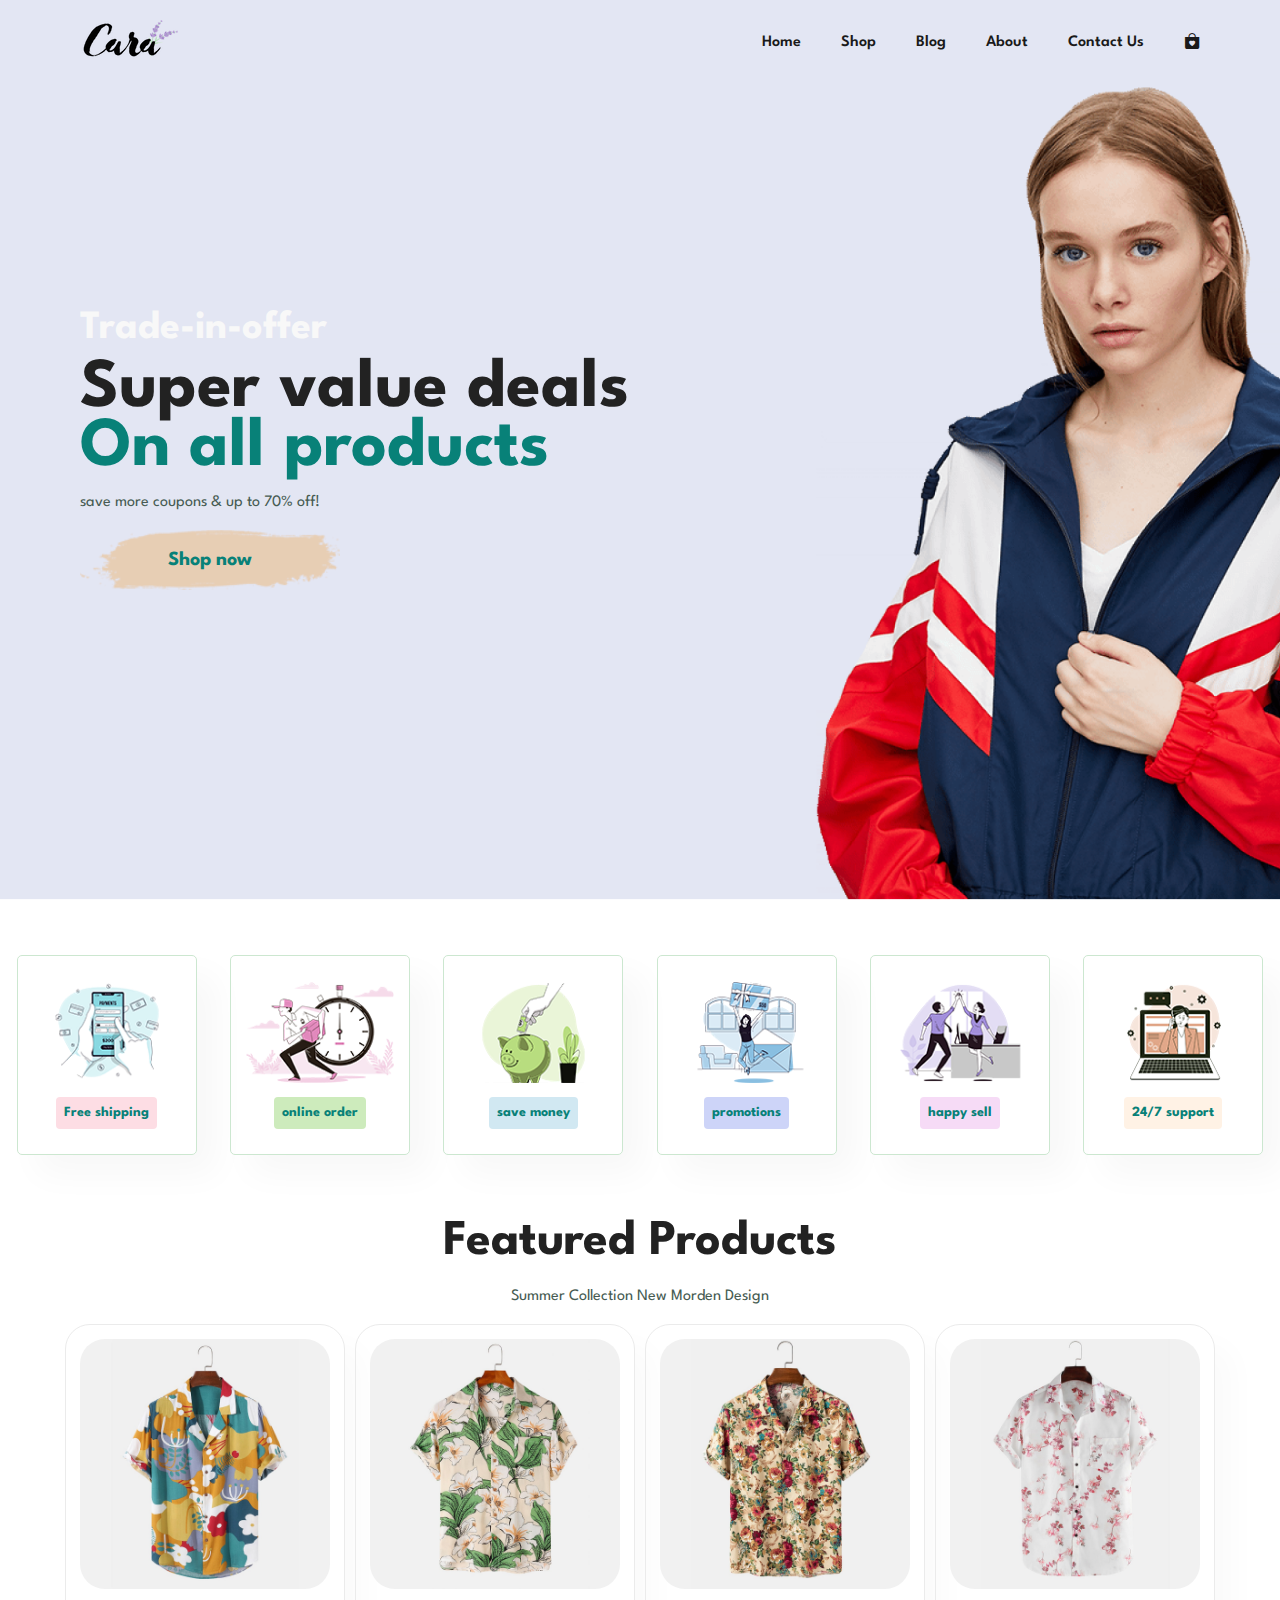
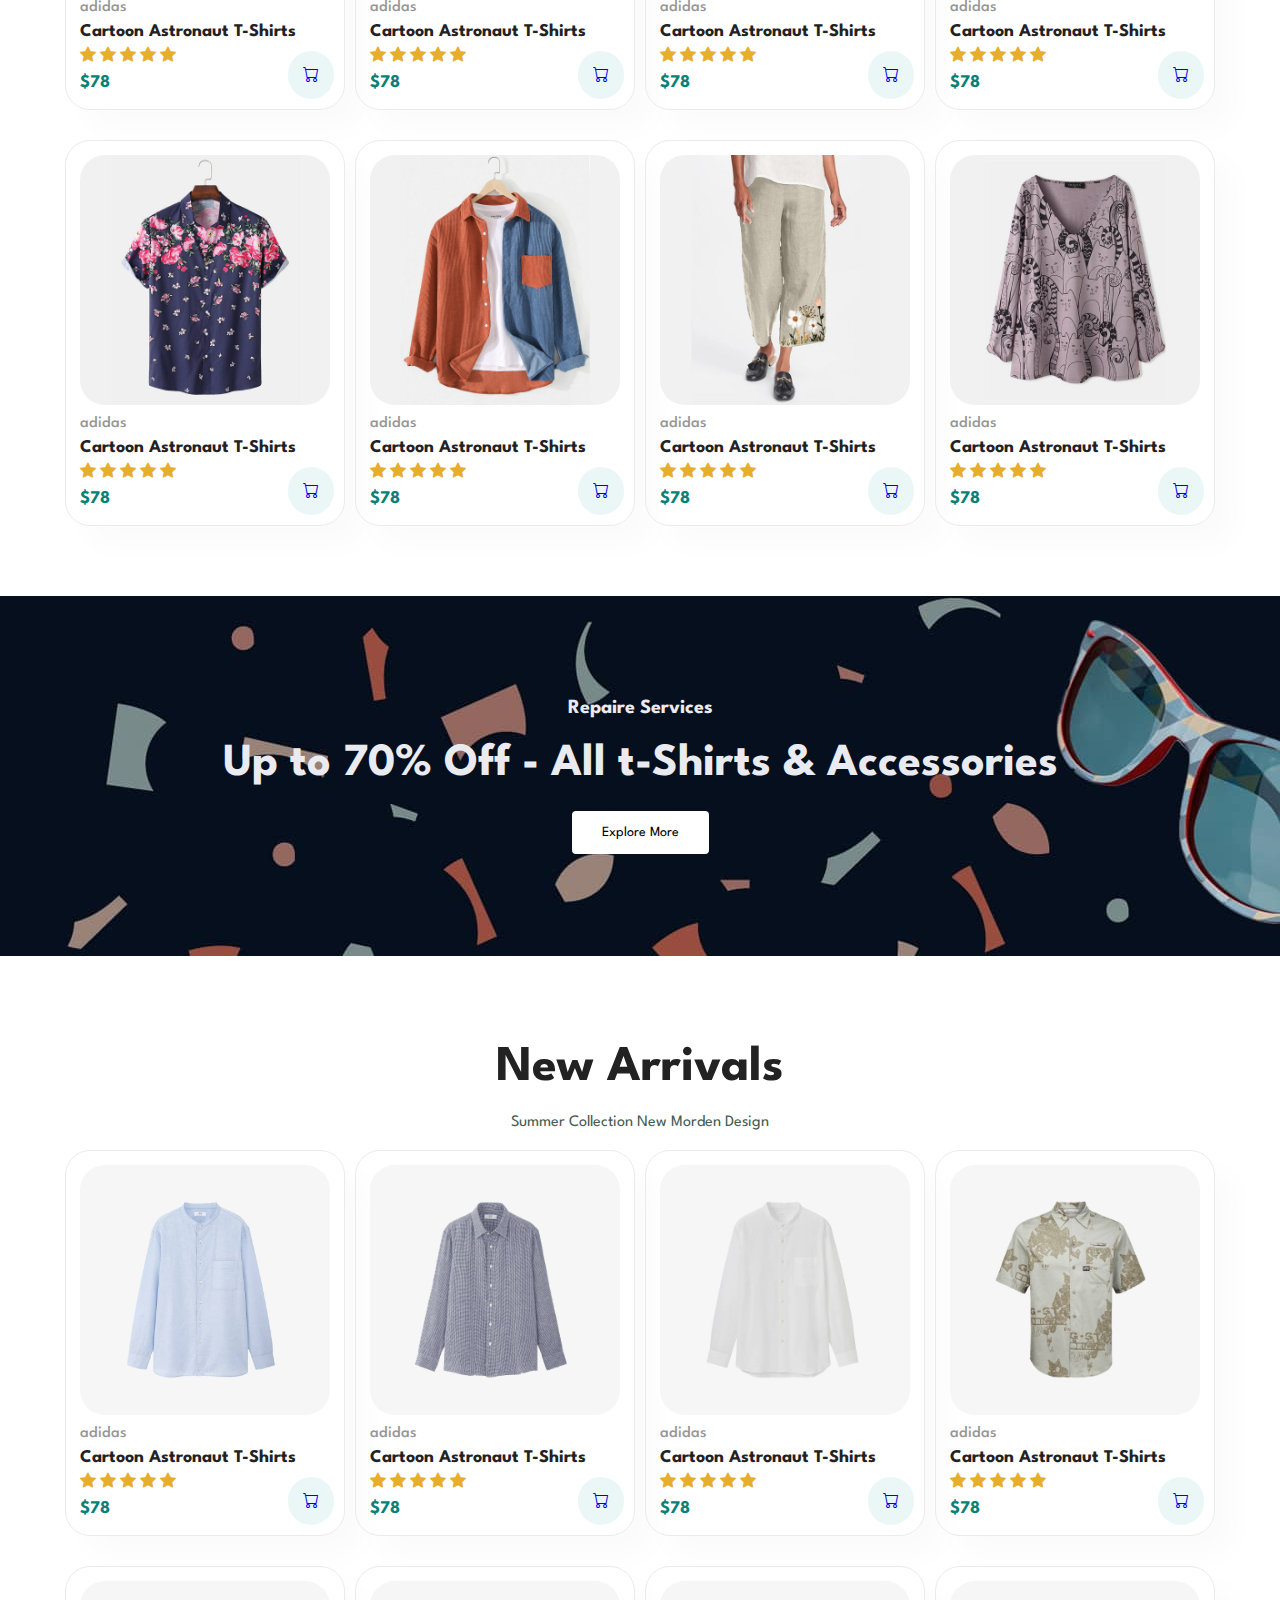
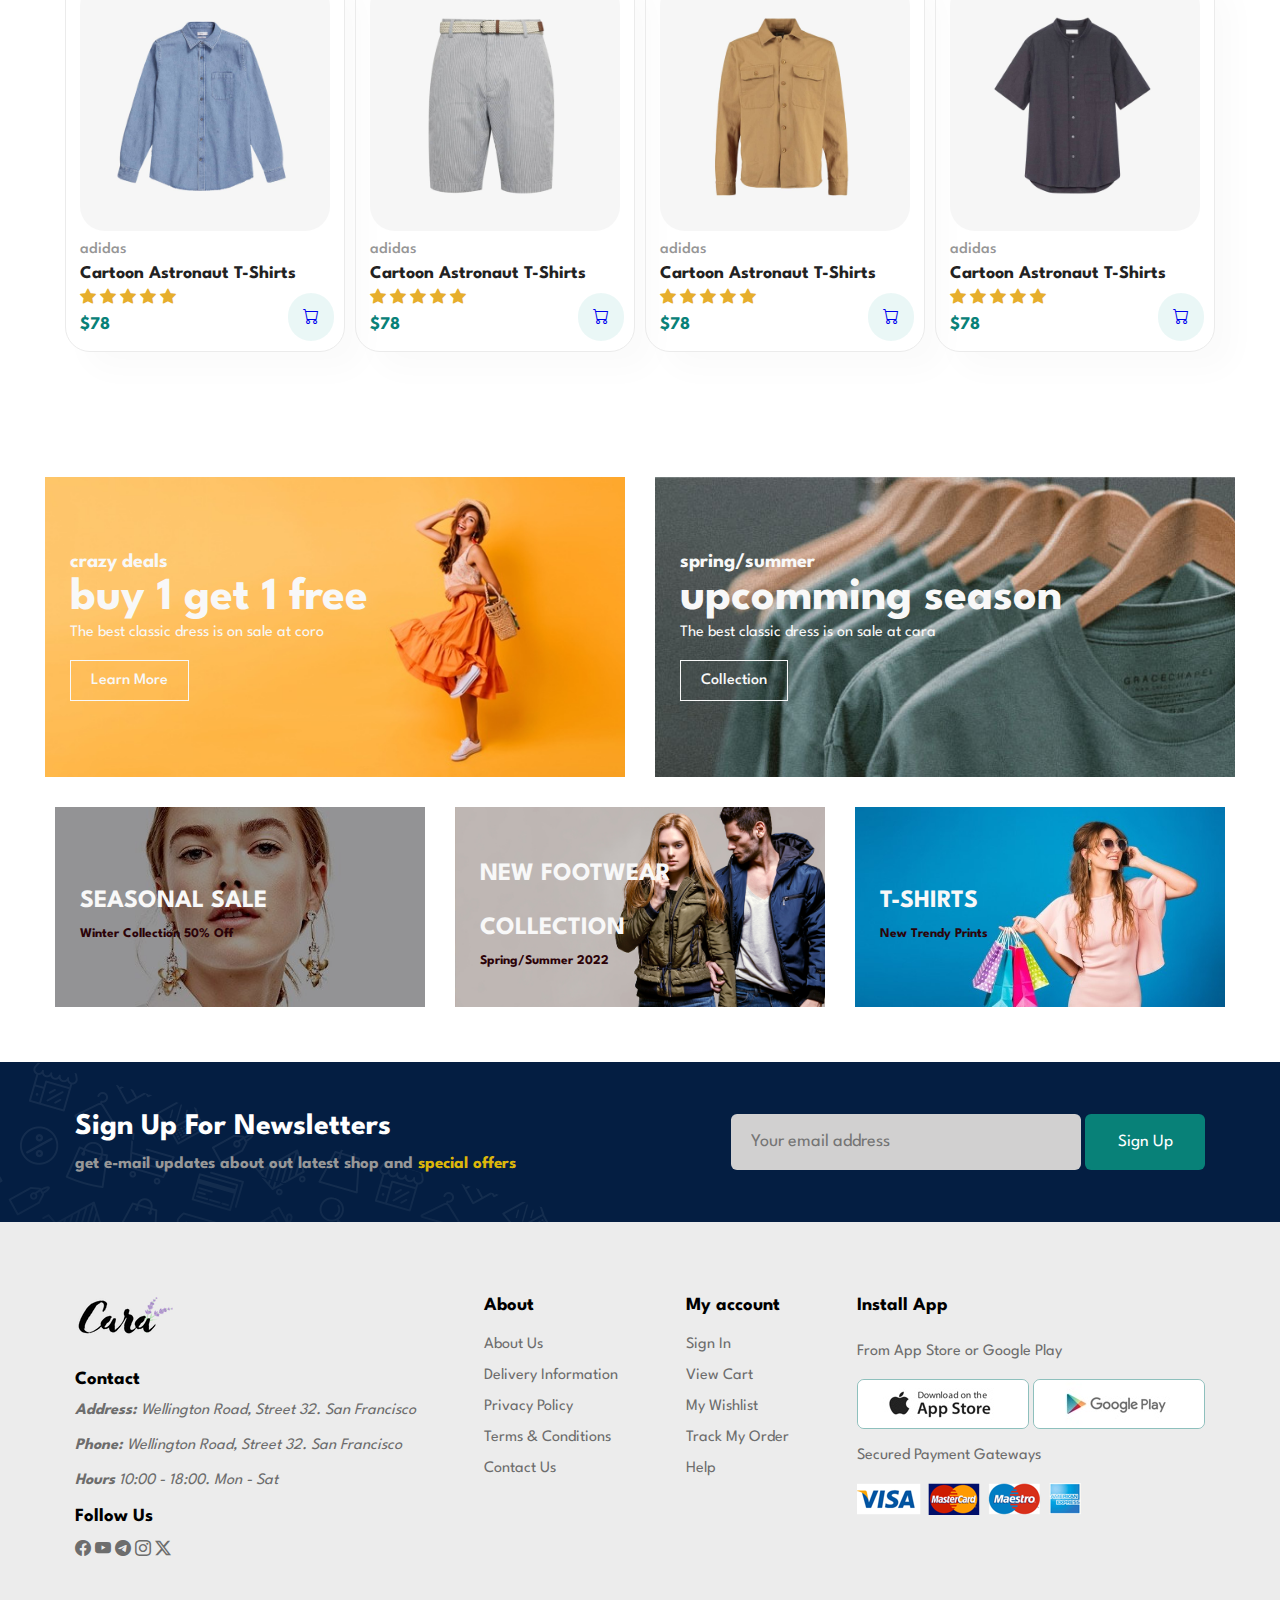
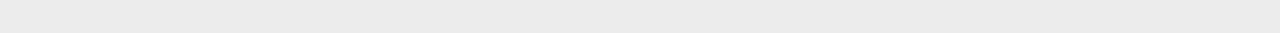
<file: Cara-website-starter-files/index.html>
<!DOCTYPE html>
<html lang="en">
  <head>
    <meta charset="UTF-8" />
    <meta http-equiv="X-UA-Compatible" content="IE=edge" />
    <meta name="viewport" content="width=device-width, initial-scale=1.0" />
    <title>Ecommerce website</title>
    <link rel="stylesheet" href="style.css" />

    <link rel="stylesheet" href="https://cdn.jsdelivr.net/npm/bootstrap-icons@1.11.3/font/bootstrap-icons.min.css">
  </head>
  <body>
    <!--header section-->

    <header>
      <div id="header">
        <div class="header-logo">
          <a href="indext.html"><img src="images/logo.png" alt="" /></a>
        </div>
        <div class="header-list">
          <nav class="header-list-nav">
            <ul>
              <li><a class="active" href="index.html">Home</a></li>
              <li><a href="shop.html">Shop</a></li>
              <li><a href="blog.html">Blog</a></li>
              <li><a href="about.html">About</a></li>
              <li><a href="contact.html">Contact Us</a></li>
            </ul>
          </nav>
         
          <div class="header-list-icon">
            <a href=""><i class="bi bi-bag-heart-fill"></i></a>
          </div>

        </div>
      </div>
    </header>

    <!--main section-->

    <main>
      <section id="hero">
        <h4>Trade-in-offer</h4>
        <h2>Super value deals</h2>
        <h1>On all products</h1>
        <p>save more coupons & up to 70% off!</p>
        <button>Shop now</button>
      </section>
<!-- --------------------------------- -->
      <section id="features" class="section-p1">
        <div class="f-box">
          <img src="images/features/f1.png" alt="free shipping" />
          <h6>Free shipping</h6>
        </div>
        <div class="f-box">
          <img src="images/features/f2.png" alt="online order" />
          <h6>online order</h6>
        </div>
        <div class="f-box">
          <img src="images/features/f3.png" alt="save money" />
          <h6>save money</h6>
        </div>
        <div class="f-box">
          <img src="images/features/f4.png" alt="promotions" />
          <h6>promotions</h6>
        </div>
        <div class="f-box">
          <img src="images/features/f5.png" alt="happy sell" />
          <h6>happy sell</h6>
        </div>
        <div class="f-box">
          <img src="images/features/f6.png" alt="24/7 support" />
          <h6>24/7 support</h6>
        </div>
      </section>
      <!-- -------------------- -->
      <section class="product-section" class="section-p1">
        <h1>Featured Products</h1>
        <p>Summer Collection New Morden Design</p>
        <div class="pro-collection">
          <div class="product-cart">
            <img src="images/products/f1.jpg" alt="product image" />
            <span>adidas</span>
            <h4>Cartoon Astronaut T-Shirts</h4>
            <div class="stars">
           
             <i class="bi bi-star-fill"></i>
             <i class="bi bi-star-fill"></i>
             <i class="bi bi-star-fill"></i>
             <i class="bi bi-star-fill"></i>
             <i class="bi bi-star-fill"></i>
            </div>
            <h4 class="price">$78</h4>
        
            <a href="#"><i class="bi bi-cart buy-icon"></i></a>
          </div>
          <div class="product-cart">
            <img src="images/products/f2.jpg" alt="product image" />
            <span>adidas</span>
            <h4>Cartoon Astronaut T-Shirts</h4>
            <div class="stars">
             <i class="bi bi-star-fill"></i>
             <i class="bi bi-star-fill"></i>
             <i class="bi bi-star-fill"></i>
             <i class="bi bi-star-fill"></i>
             <i class="bi bi-star-fill"></i>
            </div>
      
            <h4 class="price">$78</h4>
           <a href="#"><i class="bi bi-cart buy-icon"></i></a>
          </div>
          <div class="product-cart">
            <img src="images/products/f3.jpg" alt="product image" />
            <span>adidas</span>
            <h4>Cartoon Astronaut T-Shirts</h4>
            <div class="stars">
             <i class="bi bi-star-fill"></i>
             <i class="bi bi-star-fill"></i>
             <i class="bi bi-star-fill"></i>
             <i class="bi bi-star-fill"></i>
             <i class="bi bi-star-fill"></i>
            </div>
            <h4 class="price">$78</h4>
           <a href="#"><i class="bi bi-cart buy-icon"></i></a>
          </div>
          <div class="product-cart">
            <img src="images/products/f4.jpg" alt="product image" />
            <span>adidas</span>
            <h4>Cartoon Astronaut T-Shirts</h4>
            <div class="stars">
             <i class="bi bi-star-fill"></i>
             <i class="bi bi-star-fill"></i>
             <i class="bi bi-star-fill"></i>
             <i class="bi bi-star-fill"></i>
             <i class="bi bi-star-fill"></i>
            </div>
            <h4 class="price">$78</h4>
           <a href="#"><i class="bi bi-cart buy-icon"></i></a>
          </div>
          <div class="product-cart">
            <img src="images/products/f5.jpg" alt="product image" />
            <span>adidas</span>
            <h4>Cartoon Astronaut T-Shirts</h4>
            <div class="stars">
             <i class="bi bi-star-fill"></i>
             <i class="bi bi-star-fill"></i>
             <i class="bi bi-star-fill"></i>
             <i class="bi bi-star-fill"></i>
             <i class="bi bi-star-fill"></i>
            </div>
            <h4 class="price">$78</h4>
           <a href="#"><i class="bi bi-cart buy-icon"></i></a>
          </div>
          <div class="product-cart">
            <img src="images/products/f6.jpg" alt="product image" />
            <span>adidas</span>
            <h4>Cartoon Astronaut T-Shirts</h4>
            <div class="stars">
             <i class="bi bi-star-fill"></i>
             <i class="bi bi-star-fill"></i>
             <i class="bi bi-star-fill"></i>
             <i class="bi bi-star-fill"></i>
             <i class="bi bi-star-fill"></i>
            </div>
            <h4 class="price">$78</h4>
           <a href="#"><i class="bi bi-cart buy-icon"></i></a>
          </div>
          <div class="product-cart">
            <img src="images/products/f7.jpg" alt="product image" />
            <span>adidas</span>
            <h4>Cartoon Astronaut T-Shirts</h4>
            <div class="stars">
             <i class="bi bi-star-fill"></i>
             <i class="bi bi-star-fill"></i>
             <i class="bi bi-star-fill"></i>
             <i class="bi bi-star-fill"></i>
             <i class="bi bi-star-fill"></i>
            </div>
            <h4 class="price">$78</h4>
           <a href="#"><i class="bi bi-cart buy-icon"></i></a>
          </div>
          <div class="product-cart">
            <img src="images/products/f8.jpg" alt="product image" />
            <span>adidas</span>
            <h4>Cartoon Astronaut T-Shirts</h4>
            <div class="stars">
             <i class="bi bi-star-fill"></i>
             <i class="bi bi-star-fill"></i>
             <i class="bi bi-star-fill"></i>
             <i class="bi bi-star-fill"></i>
             <i class="bi bi-star-fill"></i>
            </div>
            <h4 class="price">$78</h4>
           <a href="#"><i class="bi bi-cart buy-icon"></i></a>
          </div>
        </div>
      </section>
      <!-- ------------ -->

      <section id="off-banner" class="section-m1">
        <h4>Repaire Services</h4>
        <h2>Up to 70% Off - All t-Shirts & Accessories</h2>
        <button class="normal">Explore More</button>
      </section>

      <section class="product-section section-p1" >
        <h1>New Arrivals</h1>
        <p>Summer Collection New Morden Design</p>
        <div class="pro-collection">
          <div class="product-cart">
            <img src="images/products/n1.jpg" alt="product image" />
            <span>adidas</span>
            <h4>Cartoon Astronaut T-Shirts</h4>
            <div class="stars">
             <i class="bi bi-star-fill"></i>
             <i class="bi bi-star-fill"></i>
             <i class="bi bi-star-fill"></i>
             <i class="bi bi-star-fill"></i>
             <i class="bi bi-star-fill"></i>
            </div>
            <h4 class="price">$78</h4>
           <a href="#"><i class="bi bi-cart buy-icon"></i></a>
          </div>
          <div class="product-cart">
            <img src="images/products/n2.jpg" alt="product image" />
            <span>adidas</span>
            <h4>Cartoon Astronaut T-Shirts</h4>
            <div class="stars">
             <i class="bi bi-star-fill"></i>
             <i class="bi bi-star-fill"></i>
             <i class="bi bi-star-fill"></i>
             <i class="bi bi-star-fill"></i>
             <i class="bi bi-star-fill"></i>
            </div>
            <h4 class="price">$78</h4>
           <a href="#"><i class="bi bi-cart buy-icon"></i></a>
          </div>
          <div class="product-cart">
            <img src="images/products/n3.jpg" alt="product image" />
            <span>adidas</span>
            <h4>Cartoon Astronaut T-Shirts</h4>
            <div class="stars">
             <i class="bi bi-star-fill"></i>
             <i class="bi bi-star-fill"></i>
             <i class="bi bi-star-fill"></i>
             <i class="bi bi-star-fill"></i>
             <i class="bi bi-star-fill"></i>
            </div>
            <h4 class="price">$78</h4>
           <a href="#"><i class="bi bi-cart buy-icon"></i></a>
          </div>
          <div class="product-cart">
            <img src="images/products/n4.jpg" alt="product image" />
            <span>adidas</span>
            <h4>Cartoon Astronaut T-Shirts</h4>
            <div class="stars">
             <i class="bi bi-star-fill"></i>
             <i class="bi bi-star-fill"></i>
             <i class="bi bi-star-fill"></i>
             <i class="bi bi-star-fill"></i>
             <i class="bi bi-star-fill"></i>
            </div>
            <h4 class="price">$78</h4>
           <a href="#"><i class="bi bi-cart buy-icon"></i></a>
          </div>
          <div class="product-cart">
            <img src="images/products/n5.jpg" alt="product image" />
            <span>adidas</span>
            <h4>Cartoon Astronaut T-Shirts</h4>
            <div class="stars">
             <i class="bi bi-star-fill"></i>
             <i class="bi bi-star-fill"></i>
             <i class="bi bi-star-fill"></i>
             <i class="bi bi-star-fill"></i>
             <i class="bi bi-star-fill"></i>
            </div>
            <h4 class="price">$78</h4>
           <a href="#"><i class="bi bi-cart buy-icon"></i></a>
          </div>
          <div class="product-cart">
            <img src="images/products/n6.jpg" alt="product image" />
            <span>adidas</span>
            <h4>Cartoon Astronaut T-Shirts</h4>
            <div class="stars">
             <i class="bi bi-star-fill"></i>
             <i class="bi bi-star-fill"></i>
             <i class="bi bi-star-fill"></i>
             <i class="bi bi-star-fill"></i>
             <i class="bi bi-star-fill"></i>
            </div>
            <h4 class="price">$78</h4>
           <a href="#"><i class="bi bi-cart buy-icon"></i></a>
          </div>
          <div class="product-cart">
            <img src="images/products/n7.jpg" alt="product image" />
            <span>adidas</span>
            <h4>Cartoon Astronaut T-Shirts</h4>
            <div class="stars">
             <i class="bi bi-star-fill"></i>
             <i class="bi bi-star-fill"></i>
             <i class="bi bi-star-fill"></i>
             <i class="bi bi-star-fill"></i>
             <i class="bi bi-star-fill"></i>
            </div>
            <h4 class="price">$78</h4>
           <a href="#"><i class="bi bi-cart buy-icon"></i></a>
          </div>
          <div class="product-cart">
            <img src="images/products/n8.jpg" alt="product image" />
            <span>adidas</span>
            <h4>Cartoon Astronaut T-Shirts</h4>
            <div class="stars">
             <i class="bi bi-star-fill"></i>
             <i class="bi bi-star-fill"></i>
             <i class="bi bi-star-fill"></i>
             <i class="bi bi-star-fill"></i>
             <i class="bi bi-star-fill"></i>
            </div>
            <h4 class="price">$78</h4>
           <a href="#"><i class="bi bi-cart buy-icon"></i></a>
          </div>
        </div>
      </section>

      <!-- banners -->
      <section id="banners" class="section-p1">
        <div class="big-banners">
          <div class="big-banners-1">
            <h4>crazy deals</h4>
            <h2>buy 1 get 1 free</h2>
            <span>The best classic dress is on sale at coro</span>
            <button class="banner-btn">Learn More</button>
          </div>
          <div class="big-banners-2">
            <h4>spring/summer</h4>
            <h2>upcomming season</h2>
            <span>The best classic dress is on sale at cara</span>
            <button class="banner-btn">Collection</button>
          </div>
        </div>
        <div class="small-banners">
          <div class="small-banners-1">
            <h2>SEASONAL SALE</h2>
            <h5>Winter Collection 50% Off</h5>
          </div>
          <div class="small-banners-2">
            <h2>NEW FOOTWEAR COLLECTION</h2>
            <h5>Spring/Summer 2022</h5>
          </div>
          <div class="small-banners-3">
            <h2>T-SHIRTS</h2>
            <h5>New Trendy Prints</h4>
          </div>
        </div>
      </section>

      <section id="newsletter">
        <div class="newsletter-text">
          <h3>Sign Up For Newsletters</h3>
          <h5>get e-mail updates about out latest shop and <span>special offers</span></h5>
        </div>
        <div class="form">
          <input type="email" placeholder="Your email address" id="email-address-input">
          <button>Sign Up</button>
        </div>
      </section>

    </main>

    <!--footer section-->

    <footer>
      <div id="footer">
        <div class="contact">
          <a href="indext.html"><img src="images/logo.png" alt="" /></a>
          <br> <br>
          <br> 
          <h3>Contact</h3>
          <address>
            <p><b>Address:</b> Wellington Road, Street 32. San Francisco</p>
            <p><b>Phone:</b> Wellington Road, Street 32. San Francisco</p>
            <p><b>Hours</b> 10:00 - 18:00. Mon - Sat</p>
          </address>
          <h3>Follow Us</h3>
          <br> 
          <div class="socials">
            <a href="#"><i class="bi bi-facebook"></i></i></a>
            <a href="#"><i class="bi bi-youtube"></i></i></a>
            <a href="#"><i class="bi bi-telegram"></i></i></a>
            <a href="#"><i class="bi bi-instagram"></i></i></a>
            <a href="#"><i class="bi bi-twitter-x"></i></i></a>
          </div>
        </div>
        <div class="about">
          <h3>About</h3>
          <br> 
          <a href="#">About Us</a>
          <a href="#">Delivery Information</a>
          <a href="#">Privacy Policy</a>
          <a href="#">Terms & Conditions</a>
          <a href="#">Contact Us</a>
        </div>
        <div class="myaccount ">
          <h3>My account</h3>
          <br> 
          <a href="#">Sign In</a>
          <a href="#">View Cart</a>
          <a href="#">My Wishlist</a>
          <a href="#">Track My Order</a>
          <a href="#">Help</a>
        </div>
        <div class="install">
          <h3>Install App</h3>
          <br> 
          <p>From App Store or Google Play</p>
          <div class="download">
            <a href="#"><img src="images/pay/app.jpg" alt=""></a>
            <a href="#"><img src="images/pay/play.jpg" alt=""></a>
          </div>
          <p>Secured Payment Gateways</p>
          <img src="images/pay/pay.png" alt="">
        </div>
        
      </div>
    </footer>

  </body>
</html>
</file>
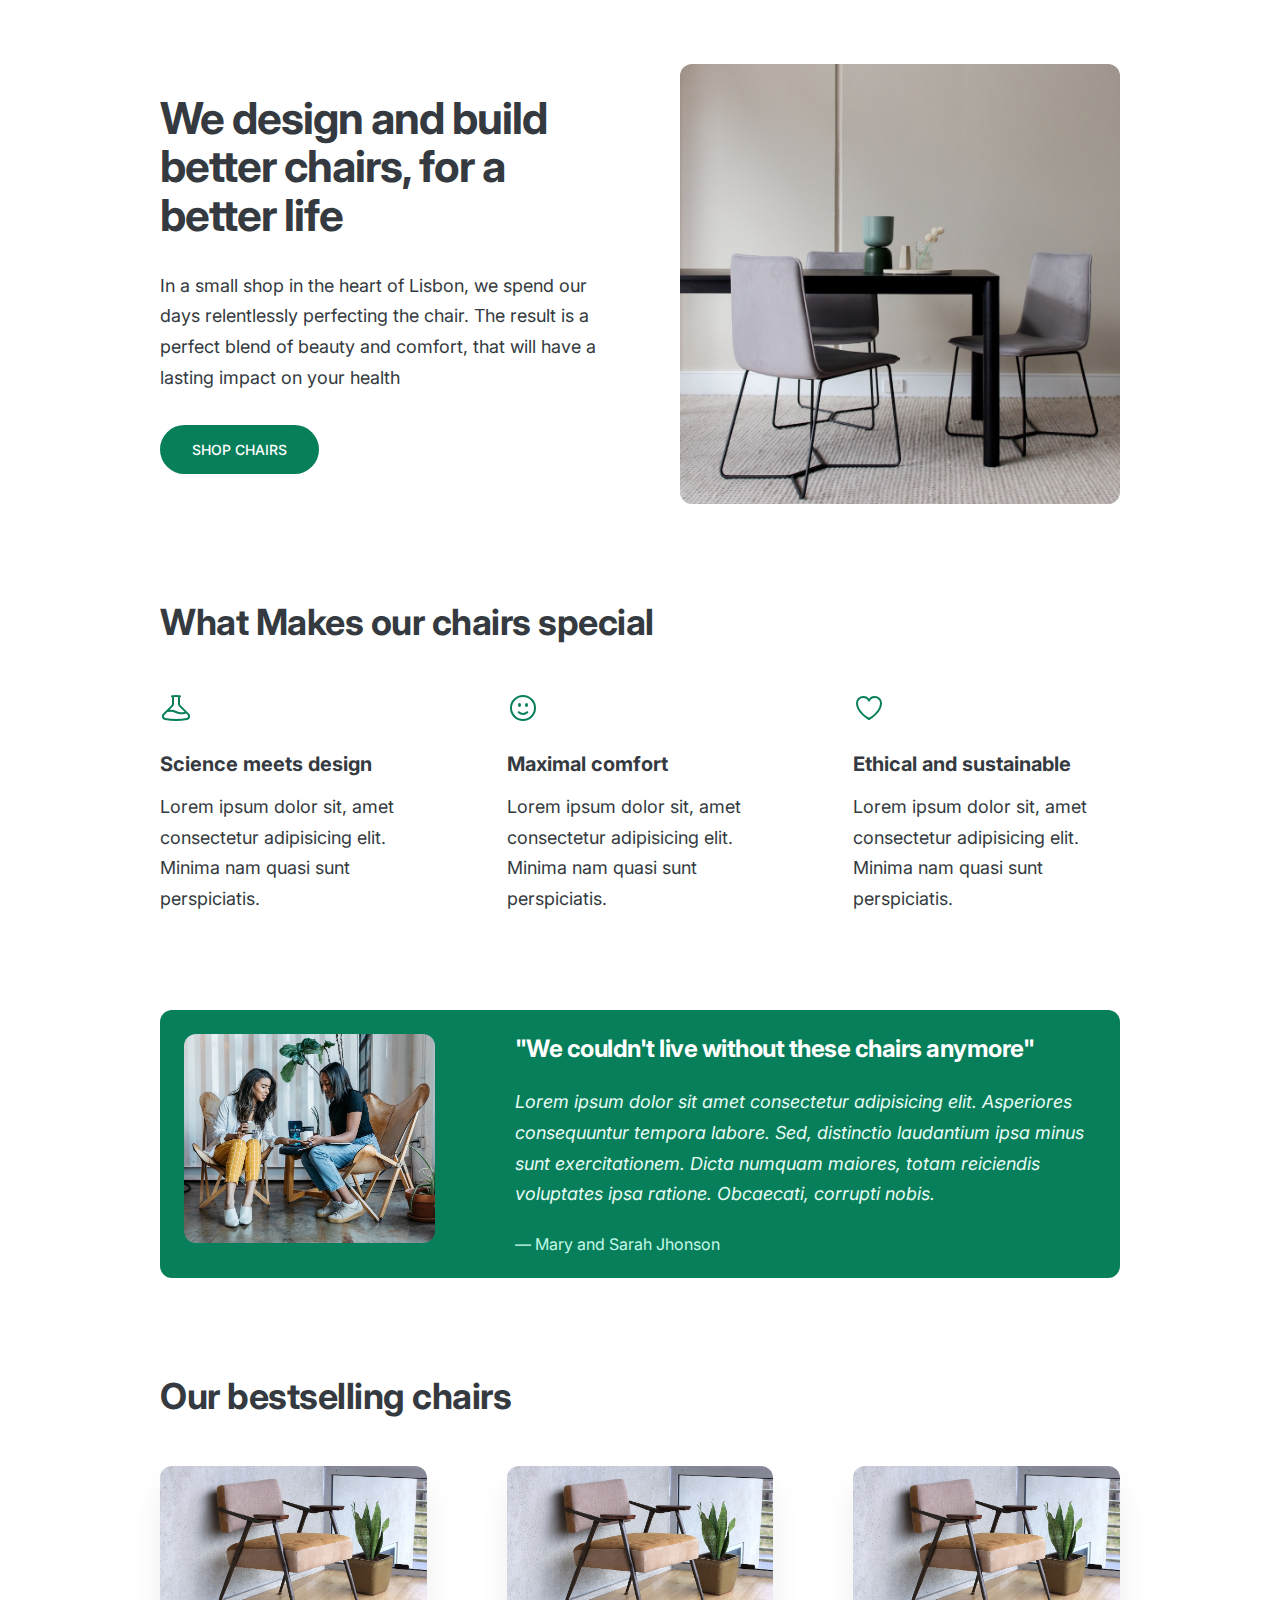
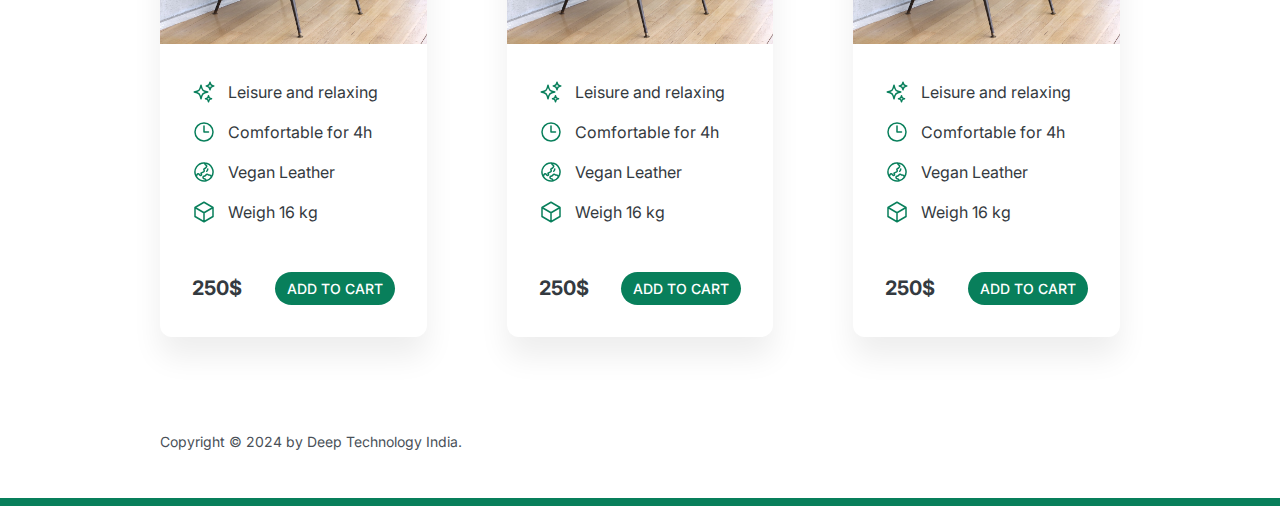
<file: Chair-Shop-Starter-Files/index.html>
<!DOCTYPE html>
<html lang="en">
  <head>
    <meta charset="UTF-8" />
    <meta name="viewport" content="width=device-width, initial-scale=1.0" />
    <title>Document</title>
    <link rel="preconnect" href="https://fonts.googleapis.com" />
    <link rel="preconnect" href="https://fonts.gstatic.com" crossorigin />
    <link
      href="https://fonts.googleapis.com/css2?family=Inter:ital,opsz,wght@0,14..32,100..900;1,14..32,100..900&display=swap"
      rel="stylesheet"
    />
    <link rel="stylesheet" href="style.css" />
  </head>
  <body>
    <div class="container">
      <header>
        <div class="header-text-box">
          <h1>We design and build better chairs, for a better life</h1>
          <p class="header-text">
            In a small shop in the heart of Lisbon, we spend our days
            relentlessly perfecting the chair. The result is a perfect blend of
            beauty and comfort, that will have a lasting impact on your health
          </p>
          <a class="btn btn--big" href="#">Shop chairs</a>
        </div>
        <img src="hero.jpg" alt="photo" />
      </header>

      <section>
        <h2>What Makes our chairs special</h2>
        <div class="grid-3-cols">
          <div>
            <svg
              xmlns="http://www.w3.org/2000/svg"
              fill="none"
              viewBox="0 0 24 24"
              stroke-width="1.5"
              stroke="currentColor"
              class="features-icon"
            >
              <path
                stroke-linecap="round"
                stroke-linejoin="round"
                d="M9.75 3.104v5.714a2.25 2.25 0 0 1-.659 1.591L5 14.5M9.75 3.104c-.251.023-.501.05-.75.082m.75-.082a24.301 24.301 0 0 1 4.5 0m0 0v5.714c0 .597.237 1.17.659 1.591L19.8 15.3M14.25 3.104c.251.023.501.05.75.082M19.8 15.3l-1.57.393A9.065 9.065 0 0 1 12 15a9.065 9.065 0 0 0-6.23-.693L5 14.5m14.8.8 1.402 1.402c1.232 1.232.65 3.318-1.067 3.611A48.309 48.309 0 0 1 12 21c-2.773 0-5.491-.235-8.135-.687-1.718-.293-2.3-2.379-1.067-3.61L5 14.5"
              />
            </svg>

            <p class="feature-title">Science meets design</p>
            <p class="feature-text">
              Lorem ipsum dolor sit, amet consectetur adipisicing elit. Minima
              nam quasi sunt perspiciatis.
            </p>
          </div>
          <div>
            <svg
              xmlns="http://www.w3.org/2000/svg"
              fill="none"
              viewBox="0 0 24 24"
              stroke-width="1.5"
              stroke="currentColor"
              class="features-icon"
            >
              <path
                stroke-linecap="round"
                stroke-linejoin="round"
                d="M15.182 15.182a4.5 4.5 0 0 1-6.364 0M21 12a9 9 0 1 1-18 0 9 9 0 0 1 18 0ZM9.75 9.75c0 .414-.168.75-.375.75S9 10.164 9 9.75 9.168 9 9.375 9s.375.336.375.75Zm-.375 0h.008v.015h-.008V9.75Zm5.625 0c0 .414-.168.75-.375.75s-.375-.336-.375-.75.168-.75.375-.75.375.336.375.75Zm-.375 0h.008v.015h-.008V9.75Z"
              />
            </svg>

            <p class="feature-title">Maximal comfort</p>
            <p class="feature-text">
              Lorem ipsum dolor sit, amet consectetur adipisicing elit. Minima
              nam quasi sunt perspiciatis.
            </p>
          </div>
          <div>
            <svg
              xmlns="http://www.w3.org/2000/svg"
              fill="none"
              viewBox="0 0 24 24"
              stroke-width="1.5"
              stroke="currentColor"
              class="features-icon"
            >
              <path
                stroke-linecap="round"
                stroke-linejoin="round"
                d="M21 8.25c0-2.485-2.099-4.5-4.688-4.5-1.935 0-3.597 1.126-4.312 2.733-.715-1.607-2.377-2.733-4.313-2.733C5.1 3.75 3 5.765 3 8.25c0 7.22 9 12 9 12s9-4.78 9-12Z"
              />
            </svg>

            <p class="feature-title">Ethical and sustainable</p>
            <p class="feature-text">
              Lorem ipsum dolor sit, amet consectetur adipisicing elit. Minima
              nam quasi sunt perspiciatis.
            </p>
          </div>
        </div>
      </section>

      <section class="testimonial-section">
        <div class="grid-3-cols">
          <img src="customers.jpg" alt="People sitting on chairs" />

          <div class="testimonial-box">
            <h2>"We couldn't live without these chairs anymore"</h2>
            <blockquote class="testimonial-text">
              Lorem ipsum dolor sit amet consectetur adipisicing elit.
              Asperiores consequuntur tempora labore. Sed, distinctio laudantium
              ipsa minus sunt exercitationem. Dicta numquam maiores, totam
              reiciendis voluptates ipsa ratione. Obcaecati, corrupti nobis.
            </blockquote>
            <p class="testimonial-author">&mdash; Mary and Sarah Jhonson</p>
          </div>
        </div>
      </section>

      <section>
        <h2>Our bestselling chairs</h2>
        <div class="grid-3-cols">
          <div class="chair">
            <img src="chair-1.jpg" alt="chair" />
            <div class="chair-box">
              <ul class="chair-details">
                <li>
                  <svg
                    xmlns="http://www.w3.org/2000/svg"
                    fill="none"
                    viewBox="0 0 24 24"
                    stroke-width="1.5"
                    stroke="currentColor"
                    class="chair-icon"
                  >
                    <path
                      stroke-linecap="round"
                      stroke-linejoin="round"
                      d="M9.813 15.904 9 18.75l-.813-2.846a4.5 4.5 0 0 0-3.09-3.09L2.25 12l2.846-.813a4.5 4.5 0 0 0 3.09-3.09L9 5.25l.813 2.846a4.5 4.5 0 0 0 3.09 3.09L15.75 12l-2.846.813a4.5 4.5 0 0 0-3.09 3.09ZM18.259 8.715 18 9.75l-.259-1.035a3.375 3.375 0 0 0-2.455-2.456L14.25 6l1.036-.259a3.375 3.375 0 0 0 2.455-2.456L18 2.25l.259 1.035a3.375 3.375 0 0 0 2.456 2.456L21.75 6l-1.035.259a3.375 3.375 0 0 0-2.456 2.456ZM16.894 20.567 16.5 21.75l-.394-1.183a2.25 2.25 0 0 0-1.423-1.423L13.5 18.75l1.183-.394a2.25 2.25 0 0 0 1.423-1.423l.394-1.183.394 1.183a2.25 2.25 0 0 0 1.423 1.423l1.183.394-1.183.394a2.25 2.25 0 0 0-1.423 1.423Z"
                    />
                  </svg>

                  <span>Leisure and relaxing</span>
                </li>
                <li>
                  <svg
                    xmlns="http://www.w3.org/2000/svg"
                    fill="none"
                    viewBox="0 0 24 24"
                    stroke-width="1.5"
                    stroke="currentColor"
                    class="chair-icon"
                  >
                    <path
                      stroke-linecap="round"
                      stroke-linejoin="round"
                      d="M12 6v6h4.5m4.5 0a9 9 0 1 1-18 0 9 9 0 0 1 18 0Z"
                    />
                  </svg>
                  <span>Comfortable for 4h</span>
                </li>
                <li>
                  <svg
                    xmlns="http://www.w3.org/2000/svg"
                    fill="none"
                    viewBox="0 0 24 24"
                    stroke-width="1.5"
                    stroke="currentColor"
                    class="chair-icon"
                  >
                    <path
                      stroke-linecap="round"
                      stroke-linejoin="round"
                      d="M12.75 3.03v.568c0 .334.148.65.405.864l1.068.89c.442.369.535 1.01.216 1.49l-.51.766a2.25 2.25 0 0 1-1.161.886l-.143.048a1.107 1.107 0 0 0-.57 1.664c.369.555.169 1.307-.427 1.605L9 13.125l.423 1.059a.956.956 0 0 1-1.652.928l-.679-.906a1.125 1.125 0 0 0-1.906.172L4.5 15.75l-.612.153M12.75 3.031a9 9 0 0 0-8.862 12.872M12.75 3.031a9 9 0 0 1 6.69 14.036m0 0-.177-.529A2.25 2.25 0 0 0 17.128 15H16.5l-.324-.324a1.453 1.453 0 0 0-2.328.377l-.036.073a1.586 1.586 0 0 1-.982.816l-.99.282c-.55.157-.894.702-.8 1.267l.073.438c.08.474.49.821.97.821.846 0 1.598.542 1.865 1.345l.215.643m5.276-3.67a9.012 9.012 0 0 1-5.276 3.67m0 0a9 9 0 0 1-10.275-4.835M15.75 9c0 .896-.393 1.7-1.016 2.25"
                    />
                  </svg>
                  <span>Vegan Leather</span>
                </li>
                <li>
                  <svg
                    xmlns="http://www.w3.org/2000/svg"
                    fill="none"
                    viewBox="0 0 24 24"
                    stroke-width="1.5"
                    stroke="currentColor"
                    class="chair-icon"
                  >
                    <path
                      stroke-linecap="round"
                      stroke-linejoin="round"
                      d="m21 7.5-9-5.25L3 7.5m18 0-9 5.25m9-5.25v9l-9 5.25M3 7.5l9 5.25M3 7.5v9l9 5.25m0-9v9"
                    />
                  </svg>
                  <span>Weigh 16 kg</span>
                </li>
              </ul>
              <div class="chair-price">
                <strong>250$</strong>
                <a href="#" class="btn btn--small">Add to cart</a>
              </div>
            </div>
          </div>
          <div class="chair">
            <img src="chair-1.jpg" alt="chair" />
            <div class="chair-box">
              <ul class="chair-details">
                <li>
                  <svg
                    xmlns="http://www.w3.org/2000/svg"
                    fill="none"
                    viewBox="0 0 24 24"
                    stroke-width="1.5"
                    stroke="currentColor"
                    class="chair-icon"
                  >
                    <path
                      stroke-linecap="round"
                      stroke-linejoin="round"
                      d="M9.813 15.904 9 18.75l-.813-2.846a4.5 4.5 0 0 0-3.09-3.09L2.25 12l2.846-.813a4.5 4.5 0 0 0 3.09-3.09L9 5.25l.813 2.846a4.5 4.5 0 0 0 3.09 3.09L15.75 12l-2.846.813a4.5 4.5 0 0 0-3.09 3.09ZM18.259 8.715 18 9.75l-.259-1.035a3.375 3.375 0 0 0-2.455-2.456L14.25 6l1.036-.259a3.375 3.375 0 0 0 2.455-2.456L18 2.25l.259 1.035a3.375 3.375 0 0 0 2.456 2.456L21.75 6l-1.035.259a3.375 3.375 0 0 0-2.456 2.456ZM16.894 20.567 16.5 21.75l-.394-1.183a2.25 2.25 0 0 0-1.423-1.423L13.5 18.75l1.183-.394a2.25 2.25 0 0 0 1.423-1.423l.394-1.183.394 1.183a2.25 2.25 0 0 0 1.423 1.423l1.183.394-1.183.394a2.25 2.25 0 0 0-1.423 1.423Z"
                    />
                  </svg>

                  <span>Leisure and relaxing</span>
                </li>
                <li>
                  <svg
                    xmlns="http://www.w3.org/2000/svg"
                    fill="none"
                    viewBox="0 0 24 24"
                    stroke-width="1.5"
                    stroke="currentColor"
                    class="chair-icon"
                  >
                    <path
                      stroke-linecap="round"
                      stroke-linejoin="round"
                      d="M12 6v6h4.5m4.5 0a9 9 0 1 1-18 0 9 9 0 0 1 18 0Z"
                    />
                  </svg>
                  <span>Comfortable for 4h</span>
                </li>
                <li>
                  <svg
                    xmlns="http://www.w3.org/2000/svg"
                    fill="none"
                    viewBox="0 0 24 24"
                    stroke-width="1.5"
                    stroke="currentColor"
                    class="chair-icon"
                  >
                    <path
                      stroke-linecap="round"
                      stroke-linejoin="round"
                      d="M12.75 3.03v.568c0 .334.148.65.405.864l1.068.89c.442.369.535 1.01.216 1.49l-.51.766a2.25 2.25 0 0 1-1.161.886l-.143.048a1.107 1.107 0 0 0-.57 1.664c.369.555.169 1.307-.427 1.605L9 13.125l.423 1.059a.956.956 0 0 1-1.652.928l-.679-.906a1.125 1.125 0 0 0-1.906.172L4.5 15.75l-.612.153M12.75 3.031a9 9 0 0 0-8.862 12.872M12.75 3.031a9 9 0 0 1 6.69 14.036m0 0-.177-.529A2.25 2.25 0 0 0 17.128 15H16.5l-.324-.324a1.453 1.453 0 0 0-2.328.377l-.036.073a1.586 1.586 0 0 1-.982.816l-.99.282c-.55.157-.894.702-.8 1.267l.073.438c.08.474.49.821.97.821.846 0 1.598.542 1.865 1.345l.215.643m5.276-3.67a9.012 9.012 0 0 1-5.276 3.67m0 0a9 9 0 0 1-10.275-4.835M15.75 9c0 .896-.393 1.7-1.016 2.25"
                    />
                  </svg>
                  <span>Vegan Leather</span>
                </li>
                <li>
                  <svg
                    xmlns="http://www.w3.org/2000/svg"
                    fill="none"
                    viewBox="0 0 24 24"
                    stroke-width="1.5"
                    stroke="currentColor"
                    class="chair-icon"
                  >
                    <path
                      stroke-linecap="round"
                      stroke-linejoin="round"
                      d="m21 7.5-9-5.25L3 7.5m18 0-9 5.25m9-5.25v9l-9 5.25M3 7.5l9 5.25M3 7.5v9l9 5.25m0-9v9"
                    />
                  </svg>
                  <span>Weigh 16 kg</span>
                </li>
              </ul>
              <div class="chair-price">
                <strong>250$</strong>
                <a href="#" class="btn btn--small">Add to cart</a>
              </div>
            </div>
          </div>
          <div class="chair">
            <img src="chair-1.jpg" alt="chair" />
            <div class="chair-box">
              <ul class="chair-details">
                <li>
                  <svg
                    xmlns="http://www.w3.org/2000/svg"
                    fill="none"
                    viewBox="0 0 24 24"
                    stroke-width="1.5"
                    stroke="currentColor"
                    class="chair-icon"
                  >
                    <path
                      stroke-linecap="round"
                      stroke-linejoin="round"
                      d="M9.813 15.904 9 18.75l-.813-2.846a4.5 4.5 0 0 0-3.09-3.09L2.25 12l2.846-.813a4.5 4.5 0 0 0 3.09-3.09L9 5.25l.813 2.846a4.5 4.5 0 0 0 3.09 3.09L15.75 12l-2.846.813a4.5 4.5 0 0 0-3.09 3.09ZM18.259 8.715 18 9.75l-.259-1.035a3.375 3.375 0 0 0-2.455-2.456L14.25 6l1.036-.259a3.375 3.375 0 0 0 2.455-2.456L18 2.25l.259 1.035a3.375 3.375 0 0 0 2.456 2.456L21.75 6l-1.035.259a3.375 3.375 0 0 0-2.456 2.456ZM16.894 20.567 16.5 21.75l-.394-1.183a2.25 2.25 0 0 0-1.423-1.423L13.5 18.75l1.183-.394a2.25 2.25 0 0 0 1.423-1.423l.394-1.183.394 1.183a2.25 2.25 0 0 0 1.423 1.423l1.183.394-1.183.394a2.25 2.25 0 0 0-1.423 1.423Z"
                    />
                  </svg>

                  <span>Leisure and relaxing</span>
                </li>
                <li>
                  <svg
                    xmlns="http://www.w3.org/2000/svg"
                    fill="none"
                    viewBox="0 0 24 24"
                    stroke-width="1.5"
                    stroke="currentColor"
                    class="chair-icon"
                  >
                    <path
                      stroke-linecap="round"
                      stroke-linejoin="round"
                      d="M12 6v6h4.5m4.5 0a9 9 0 1 1-18 0 9 9 0 0 1 18 0Z"
                    />
                  </svg>
                  <span>Comfortable for 4h</span>
                </li>
                <li>
                  <svg
                    xmlns="http://www.w3.org/2000/svg"
                    fill="none"
                    viewBox="0 0 24 24"
                    stroke-width="1.5"
                    stroke="currentColor"
                    class="chair-icon"
                  >
                    <path
                      stroke-linecap="round"
                      stroke-linejoin="round"
                      d="M12.75 3.03v.568c0 .334.148.65.405.864l1.068.89c.442.369.535 1.01.216 1.49l-.51.766a2.25 2.25 0 0 1-1.161.886l-.143.048a1.107 1.107 0 0 0-.57 1.664c.369.555.169 1.307-.427 1.605L9 13.125l.423 1.059a.956.956 0 0 1-1.652.928l-.679-.906a1.125 1.125 0 0 0-1.906.172L4.5 15.75l-.612.153M12.75 3.031a9 9 0 0 0-8.862 12.872M12.75 3.031a9 9 0 0 1 6.69 14.036m0 0-.177-.529A2.25 2.25 0 0 0 17.128 15H16.5l-.324-.324a1.453 1.453 0 0 0-2.328.377l-.036.073a1.586 1.586 0 0 1-.982.816l-.99.282c-.55.157-.894.702-.8 1.267l.073.438c.08.474.49.821.97.821.846 0 1.598.542 1.865 1.345l.215.643m5.276-3.67a9.012 9.012 0 0 1-5.276 3.67m0 0a9 9 0 0 1-10.275-4.835M15.75 9c0 .896-.393 1.7-1.016 2.25"
                    />
                  </svg>
                  <span>Vegan Leather</span>
                </li>
                <li>
                  <svg
                    xmlns="http://www.w3.org/2000/svg"
                    fill="none"
                    viewBox="0 0 24 24"
                    stroke-width="1.5"
                    stroke="currentColor"
                    class="chair-icon"
                  >
                    <path
                      stroke-linecap="round"
                      stroke-linejoin="round"
                      d="m21 7.5-9-5.25L3 7.5m18 0-9 5.25m9-5.25v9l-9 5.25M3 7.5l9 5.25M3 7.5v9l9 5.25m0-9v9"
                    />
                  </svg>
                  <span>Weigh 16 kg</span>
                </li>
              </ul>
              <div class="chair-price">
                <strong>250$</strong>
                <a href="#" class="btn btn--small">Add to cart</a>
              </div>
            </div>
          </div>
        </div>
      </section>

      <footer>Copyright &copy; 2024 by Deep Technology India.</footer>
    </div>
  </body>
</html>
</file>
<file: Cara-website-starter-files/style.css>
@import url("https://fonts.googleapis.com/css2?family=League+Spartan:wght@100..900&display=swap");

/* global styles */
* {
  margin: 0;
  padding: 0;
  box-sizing: border-box;
  font-family: "League Spartan", sans-serif;
}

body {
  width: 100%;
}

h1 {
  font-size: 50px;
  line-height: 64px;
  color: #222;
}

h2 {
  font-size: 46px;
  line-height: 54px;
  color: #222;
}

h4 {
  font-size: 20px;
  color: #222;
}
h6 {
  font-weight: 700;
  font-size: 12px;
}

p {
  font-size: 16px;
  color: #465b52;
  margin: 15px 0 20px 0;
}

.normal {
  font-size: 14px;
  font-weight: 600px;
  padding: 15px 30px;
  color: #000;
  background-color: #fff;
  border-radius: 4px;
  cursor: pointer;
  border: none;
  transition: 0.2s;
}

.normal:hover {
  background-color: #088178;
  color: #fff;
}

.section-p1 {
  padding: 40px 0;
}
.section-m1 {
  margin: 40px 0;
}
/* header section */

#header {
  display: flex;
  align-items: center;
  justify-content: space-between;
  background-color: #e3e6f3;
  padding: 20px 80px;
  box-shadow: 0 5px 15px (0, 0, 0, 0.06);
  z-index: 999;
  position: fixed;
  top: 0;
  left: 0;
  right: 0;
}

.header-list {
  display: flex;
  align-items: center;
  justify-content: center;
}

.header-list-nav ul {
  display: flex;
}

.header-list-nav ul li {
  list-style-type: none;
  padding: 0 20px;
}

.header-list-nav ul li a {
  text-decoration: none;
  font-size: 16px;
  font-weight: 600;
  color: #1a1a1a;
  transform: 0.3s ease;
}

.header-list-nav ul li a:hover,
.header-list-nav ul li a:active {
  color: #088178;
}

.header-list-icon a {
  color: #1a1a1a;
  padding-left: 20px;
  transform: 0.3s ease;
}

.header-list-icon a:hover,
.header-list-icon a:active {
  color: #088178;
}

/* hero section */

#hero {
  background-image: url(images/hero4.png);
  width: 100%;
  height: 100vh;
  background-size: cover;

  display: flex;
  flex-direction: column;
  justify-content: center;
  align-items: flex;
  padding: 0 80px;
}

#hero h4 {
  font-size: 40px;
  padding-bottom: 15px;
}

#hero h2 {
  font-size: 70px;
}

#hero h1 {
  color: #088178;
  font-size: 70px;
}

#hero button {
  width: 260px;
  height: 60px;
  background-image: url(images/button.png);
  background-repeat: no-repeat;
  background-size: cover;
  border: 0;
  background-color: transparent;
  font-size: 20px;
  cursor: pointer;
  font-weight: 700;
  color: #088178;
  padding: 14px 60px;
}

#features {
  display: flex;
  justify-content: space-around;
  align-items: center;
}

#features .f-box {
  width: 180px;
  text-align: center;
  padding: 25px 15px;
  box-shadow: 20px 20px 34px rgba(0, 0, 0, 0.03);
  border: 1px solid #cce7d0;
  margin: 15px 0;
  border-radius: 5px;
  transition: box-shadow 0.3s;
}

#features .f-box:hover {
  box-shadow: 10px 10px 54px rgba(0, 0, 0, 0.2);
}

#features .f-box img {
  width: 100%;
  margin-bottom: 10px;
}

#features .f-box h6 {
  display: inline-block;
  padding: 9px 8px;
  line-height: 1;
  font-size: 14px;
  color: #088178;
  background-color: #fddde4;
  border-radius: 4px;
}

#features .f-box:nth-child(2) h6 {
  background-color: #cdebbc;
}

#features .f-box:nth-child(3) h6 {
  background-color: #d1e8f2;
}

#features .f-box:nth-child(4) h6 {
  background-color: #cdd4f8;
}

#features .f-box:nth-child(5) h6 {
  background-color: #f6dbf6;
}

#features .f-box:nth-child(6) h6 {
  background-color: #fff2e5;
}

/* product-section */

.product-section .pro-collection {
  display: flex;
  flex-wrap: wrap;
  justify-content: space-around;
  margin: 0 60px;
}

.product-section h1,
.product-section p {
  text-align: center;
}

.product-section .pro-collection .product-cart {
  width: 280px;
  border: 1px solid #ebebeb;
  padding: 14px;
  margin-bottom: 30px;
  border-radius: 25px;
  box-shadow: 20px 20px 30px rgba(0, 0, 0, 0.02);
  transition: box-shadow 0.3s;
  position: relative;
}

.product-section .product-cart:hover {
  box-shadow: 20px 20px 30px rgba(0, 0, 0, 0.1);
}

.product-section .pro-collection .product-cart img {
  width: 100%;
  border-radius: 25px;
}

.product-section .product-cart span {
  color: #969696;
  font-weight: 500;
  line-height: 30px;
}

.product-section .product-cart h4 {
  font-size: 18px;
  color: #222;
}

.product-section .product-cart .stars {
  color: #e6ae2c;
  padding: 6px 0;
}

.product-section .product-cart .price {
  color: #088178;
  padding: 4px 0;
}

.product-section .product-cart .buy-icon {
  background-color: #c7e9e75e;
  padding: 15px;
  border-radius: 50px;
  position: absolute;
  right: 10px;
  bottom: 10px;
}

/* offer banner */

#off-banner {
  background-image: url(images/banner/b2.jpg);
  background-size: cover;
  width: 100%;
  height: 40vh;
  display: flex;
  align-items: center;
  justify-content: center;
  flex-direction: column;
}

#off-banner h4 {
  color: #eaebf0;
}

#off-banner h2 {
  color: #eaebf0;
  padding: 20px 0;
}

/* Banners */

#banners {
  margin: 0 60px;
}

#banners h2,
h4,
span {
  color: rgb(248, 248, 248);
}

#banners .big-banners {
  display: flex;
  align-items: center;
  justify-content: center;
}

#banners .big-banners div {
  min-width: 580px;
  margin: 15px;
  height: 300px;
  display: flex;
  flex-direction: column;
  justify-content: center;
  align-items: flex-start;
  padding: 25px;
  background-size: cover;
}

#banners .big-banners button {
  margin-top: 20px;
  padding: 12px 20px;
  font-size: 16px;
  font-weight: 500;
  background-color: transparent;
  border: 1px solid rgb(248, 248, 248);
  color: rgb(248, 248, 248);
  cursor: pointer;
  transition: 0.3s;
}

#banners .big-banners div:hover button {
  background-color: #088178;
  border: 1px solid #088178;
}

#banners .big-banners-1 {
  background-image: url(images/banner/banner-1.jpg);
}

#banners .big-banners-2 {
  background-image: url(images/banner/banner-2.jpg);
}

#banners .small-banners-1 {
  background-image: url(images/banner/banner-3.jpg);
}
#banners .small-banners-2 {
  background-image: url(images/banner/banner-4.jpg);
}
#banners .small-banners-3 {
  background-image: url(images/banner/banner-5.jpg);
}

#banners .small-banners {
  display: flex;
  justify-content: center;
  align-items: center;
}

#banners .small-banners div {
  min-width: 370px;
  height: 200px;
  margin: 15px;

  display: flex;
  flex-direction: column;
  align-items: flex-start;
  justify-content: center;
  padding: 25px;
  background-size: cover;
}

#banners .small-banners h2 {
  font-size: 25px;
}

#banners .small-banners h5 {
  color: #2c0309;
}

#newsletter {
  background-image: url(images/banner/news-letter-bg.png);
  background-repeat: no-repeat;
  background-color: #041e42;
  height: 160px;
  display: flex;
  justify-content: space-between;
  align-items: center;
  padding: 0 75px;
}

#newsletter .newsletter-text h3 {
  color: white;
  font-size: 30px;
  padding-bottom: 15px;
}

#newsletter .newsletter-text h5 {
  color: rgb(151, 151, 151);
  font-size: 17px;
}

#newsletter .newsletter-text h5 span {
  color: rgba(243, 199, 5, 0.925);
}

#newsletter .form input {
  padding: 20px;
  width: 350px;
  height: 56px;
  border-radius: 6px;
  background-color: #d1d0d0;
  font-size: 18px;

  border: none;
  outline: none;
  /* margin-right: -4px; */
}

#newsletter .form button {
  padding: 20px;
  border: 0;
  width: 120px;
  background-color: #088178;
  color: white;
  font-size: 17px;
  border-radius: 6px;
  cursor: pointer;
}

/* footer */

#footer {
  display: flex;
  justify-content: space-between;
  align-items: flex-start;
  padding: 75px;
  background-color: #ececec;
}

#footer p,
#footer a {
  color: rgb(109, 109, 109);
  text-decoration: none;
}

#footer a:hover {
  color: #088178;
}

#footer .about a {
  display: block;
  padding: 8px 0;
}

#footer .myaccount a {
  display: block;
  padding: 8px 0;
}

#footer .download img {
  border: 1px solid #08817969;
  border-radius: 7px;
}
</file>
<file: Chair-Shop-Starter-Files/style.css>
* {
  margin: 0;
  padding: 0;
  box-sizing: border-box;
}

/* General styles */

body {
  font-family: "Inter", sans-serif;
  color: #343a40;
  border-bottom: 8px solid #087f5b;
}

.container {
  width: 960px;
  margin: 0 auto;
}

img {
  border-radius: 12px;
}

header,
section {
  margin-bottom: 96px;
}
h2 {
  margin-bottom: 48px;
  font-size: 36px;
  letter-spacing: -0.5px;
}

.grid-3-cols {
  display: grid;
  grid-template-columns: repeat(3, 1fr);
  column-gap: 80px;
}

.btn:link,
.btn:visited {
  display: inline-block;
  background-color: #087f5b;
  color: #fff;
  text-decoration: none;
  text-transform: uppercase;
  font-weight: 500;
  border-radius: 100px;
}

.btn:hover,
.btn:hover {
  background-color: #099268;
}

.btn--big {
  padding: 16px 32px;
  font-size: 14px;
}

.btn--small {
  padding: 8px 12px;
  font-size: 14px;
}

/* Component styles */

/* header */
header {
  display: grid;
  grid-template-columns: repeat(2, 1fr);
  column-gap: 80px;
  margin-top: 64px;
}
h1 {
  font-size: 44px;
  margin-bottom: 32px;
  line-height: 1.1;
  letter-spacing: -1px;
}

.header-text-box {
  align-self: center;
}

.header-text {
  margin-bottom: 32px;
  font-size: 18px;
  line-height: 1.7;
}

img {
  width: 100%;
}

/* Features */

.feature-title {
  margin-bottom: 16px;
  font-size: 20px;
  font-weight: bold;
}

.feature-text {
  font-size: 18px;
  line-height: 1.7;
}

.features-icon {
  stroke: #087f5b;
  width: 32px;
  height: 32px;
  margin-bottom: 24px;
}

/* testimonial-section */

.testimonial-section {
  background-color: #087f5b;
  color: #fff;
  padding: 24px;
  border-radius: 12px;
}

.testimonial-box {
  grid-column: 2/-1;
  align-self: center;
}

.testimonial-box h2 {
  margin-bottom: 24px;
  font-size: 24px;
}
.testimonial-text {
  font-style: italic;
  margin-bottom: 24px;
  font-size: 18px;
  line-height: 1.7;
  color: #e6fcf5;
}

.testimonial-author {
  color: #c3fae8;
}

/* Chairs */

.chair {
  box-shadow: 0 20px 30px rgba(0, 0, 0, 0.07);
  border-radius: 12px;
}

.chair img {
  border-bottom-left-radius: 0;
  border-bottom-right-radius: 0;
}

.chair-box {
  padding: 32px;
}

.chair-details {
  list-style: none;
  margin-bottom: 48px;
}

.chair-details li {
  display: flex;
  align-items: center;
  gap: 12px;
  margin-bottom: 16px;
}

.chair-details li:last-child {
  margin-bottom: 0;
}

.chair-icon {
  width: 24px;
  height: 24px;
  stroke: #087f5b;
}
.chair-price {
  display: flex;
  justify-content: space-between;
  align-items: center;
  font-size: 20px;
}

footer {
  margin-bottom: 48px;
  font-size: 14px;
  color: #495057;
}
</file>
